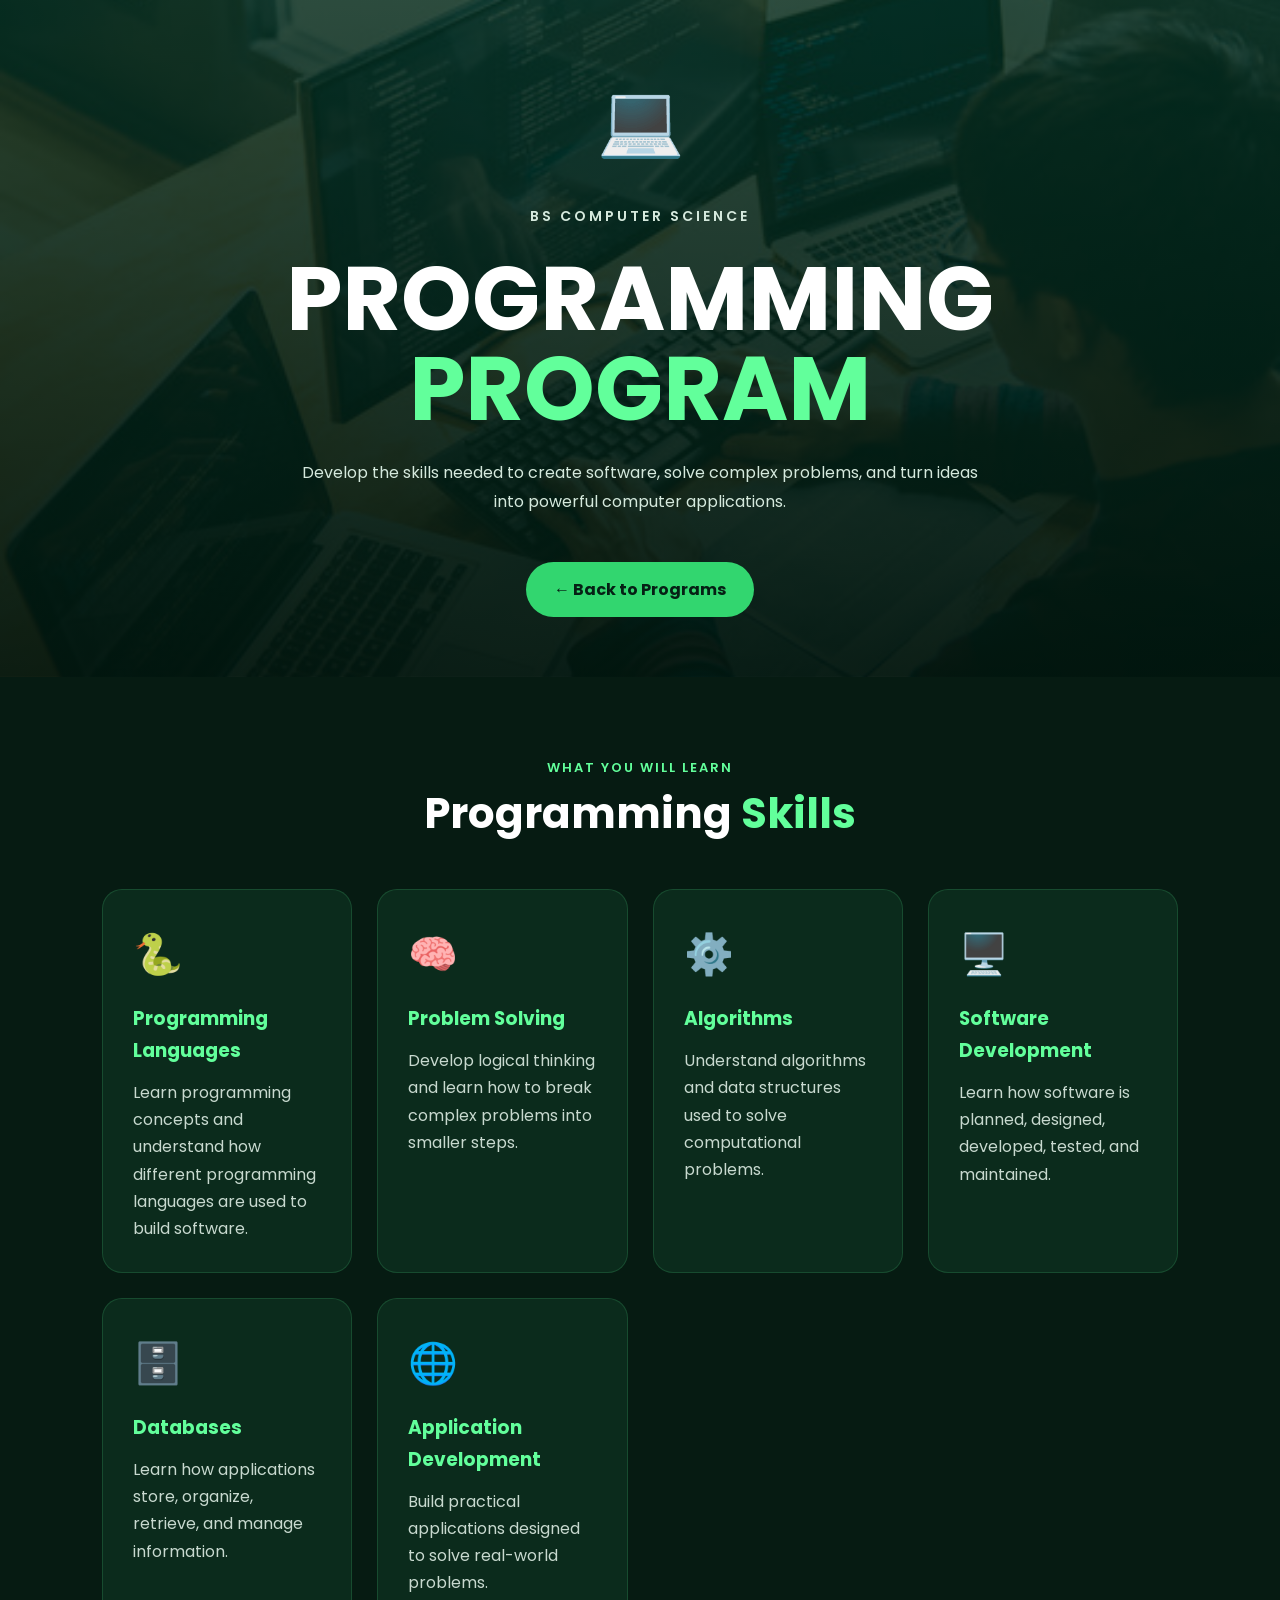
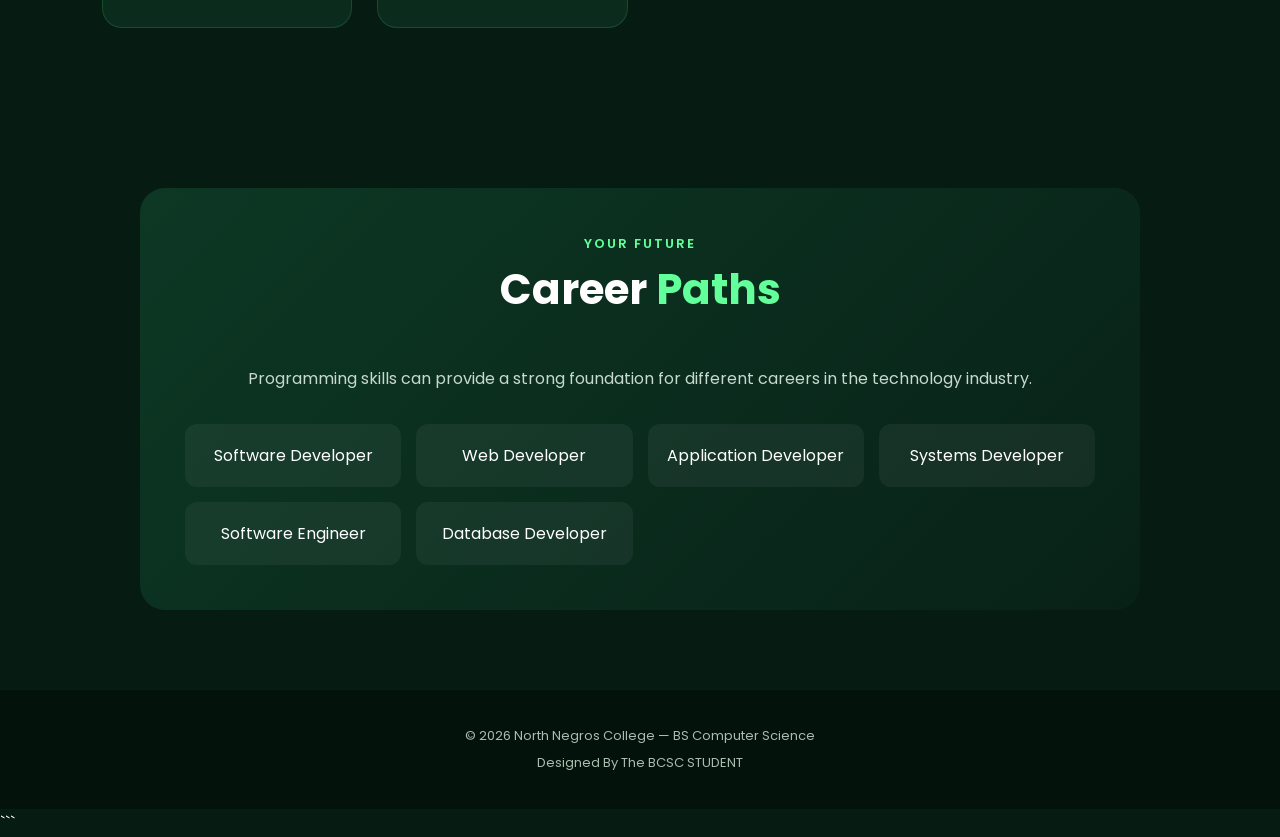
<file: Website_NorthNegrosCollege/indexnewmain.html>
<!DOCTYPE html>
<html lang="en">

<head>
    <meta charset="UTF-8">
    <meta name="viewport" content="width=device-width, initial-scale=1.0">

    <title>Programming | BS Computer Science</title>

    <link rel="icon" href="images/nnclogo.png">

    <!-- Main CSS -->
    <link rel="stylesheet" href="style.css">

    <!-- Programming Page CSS -->
    <link rel="stylesheet" href="newprogrampage.css">

    <!-- Google Font -->
    <link rel="preconnect" href="https://fonts.googleapis.com">
    <link rel="preconnect" href="https://fonts.gstatic.com" crossorigin>

    <link
        href="https://fonts.googleapis.com/css2?family=Poppins:wght@300;400;500;600;700;800&display=swap"
        rel="stylesheet">
</head>

<body>

    <!-- ================= PROGRAM HERO ================= -->

    <section class="program-hero">

        <div class="program-content">

            <div class="program-icon">
                💻
            </div>

            <p class="small-title">
                BS COMPUTER SCIENCE
            </p>

            <h1>
                PROGRAMMING
                <span>PROGRAM</span>
            </h1>

            <p>
                Develop the skills needed to create software,
                solve complex problems, and turn ideas into
                powerful computer applications.
            </p>

            <a href="index.html#program" class="back-btn">
                ← Back to Programs
            </a>

        </div>

    </section>


    <!-- ================= SKILLS ================= -->

    <section class="content-section">

        <div class="section-title">

            <p>WHAT YOU WILL LEARN</p>

            <h2>
                Programming <span>Skills</span>
            </h2>

        </div>


        <div class="topics">

            <!-- Card 1 -->
            <div class="topic-card">

                <div class="topic-icon">
                    🐍
                </div>

                <h3>
                    Programming Languages
                </h3>

                <p>
                    Learn programming concepts and understand
                    how different programming languages are
                    used to build software.
                </p>

            </div>


            <!-- Card 2 -->
            <div class="topic-card">

                <div class="topic-icon">
                    🧠
                </div>

                <h3>
                    Problem Solving
                </h3>

                <p>
                    Develop logical thinking and learn how to
                    break complex problems into smaller steps.
                </p>

            </div>


            <!-- Card 3 -->
            <div class="topic-card">

                <div class="topic-icon">
                    ⚙️
                </div>

                <h3>
                    Algorithms
                </h3>

                <p>
                    Understand algorithms and data structures
                    used to solve computational problems.
                </p>

            </div>


            <!-- Card 4 -->
            <div class="topic-card">

                <div class="topic-icon">
                    🖥️
                </div>

                <h3>
                    Software Development
                </h3>

                <p>
                    Learn how software is planned, designed,
                    developed, tested, and maintained.
                </p>

            </div>


            <!-- Card 5 -->
            <div class="topic-card">

                <div class="topic-icon">
                    🗄️
                </div>

                <h3>
                    Databases
                </h3>

                <p>
                    Learn how applications store, organize,
                    retrieve, and manage information.
                </p>

            </div>


            <!-- Card 6 -->
            <div class="topic-card">

                <div class="topic-icon">
                    🌐
                </div>

                <h3>
                    Application Development
                </h3>

                <p>
                    Build practical applications designed
                    to solve real-world problems.
                </p>

            </div>

        </div>

    </section>


    <!-- ================= CAREERS ================= -->

    <section class="content-section">

        <div class="career-box">

            <div class="section-title">

                <p>YOUR FUTURE</p>

                <h2>
                    Career <span>Paths</span>
                </h2>

            </div>

            <p>
                Programming skills can provide a strong
                foundation for different careers in the
                technology industry.
            </p>


            <div class="career-list">

                <div class="career">
                    Software Developer
                </div>

                <div class="career">
                    Web Developer
                </div>

                <div class="career">
                    Application Developer
                </div>

                <div class="career">
                    Systems Developer
                </div>

                <div class="career">
                    Software Engineer
                </div>

                <div class="career">
                    Database Developer
                </div>

            </div>

        </div>

    </section>


    <!-- ================= FOOTER ================= -->

    <footer>

        <p>
            © 2026 North Negros College — BS Computer Science
        </p>

        <p>
            Designed By The BCSC STUDENT
        </p>

    </footer>


</body>
</html>
```
</file>
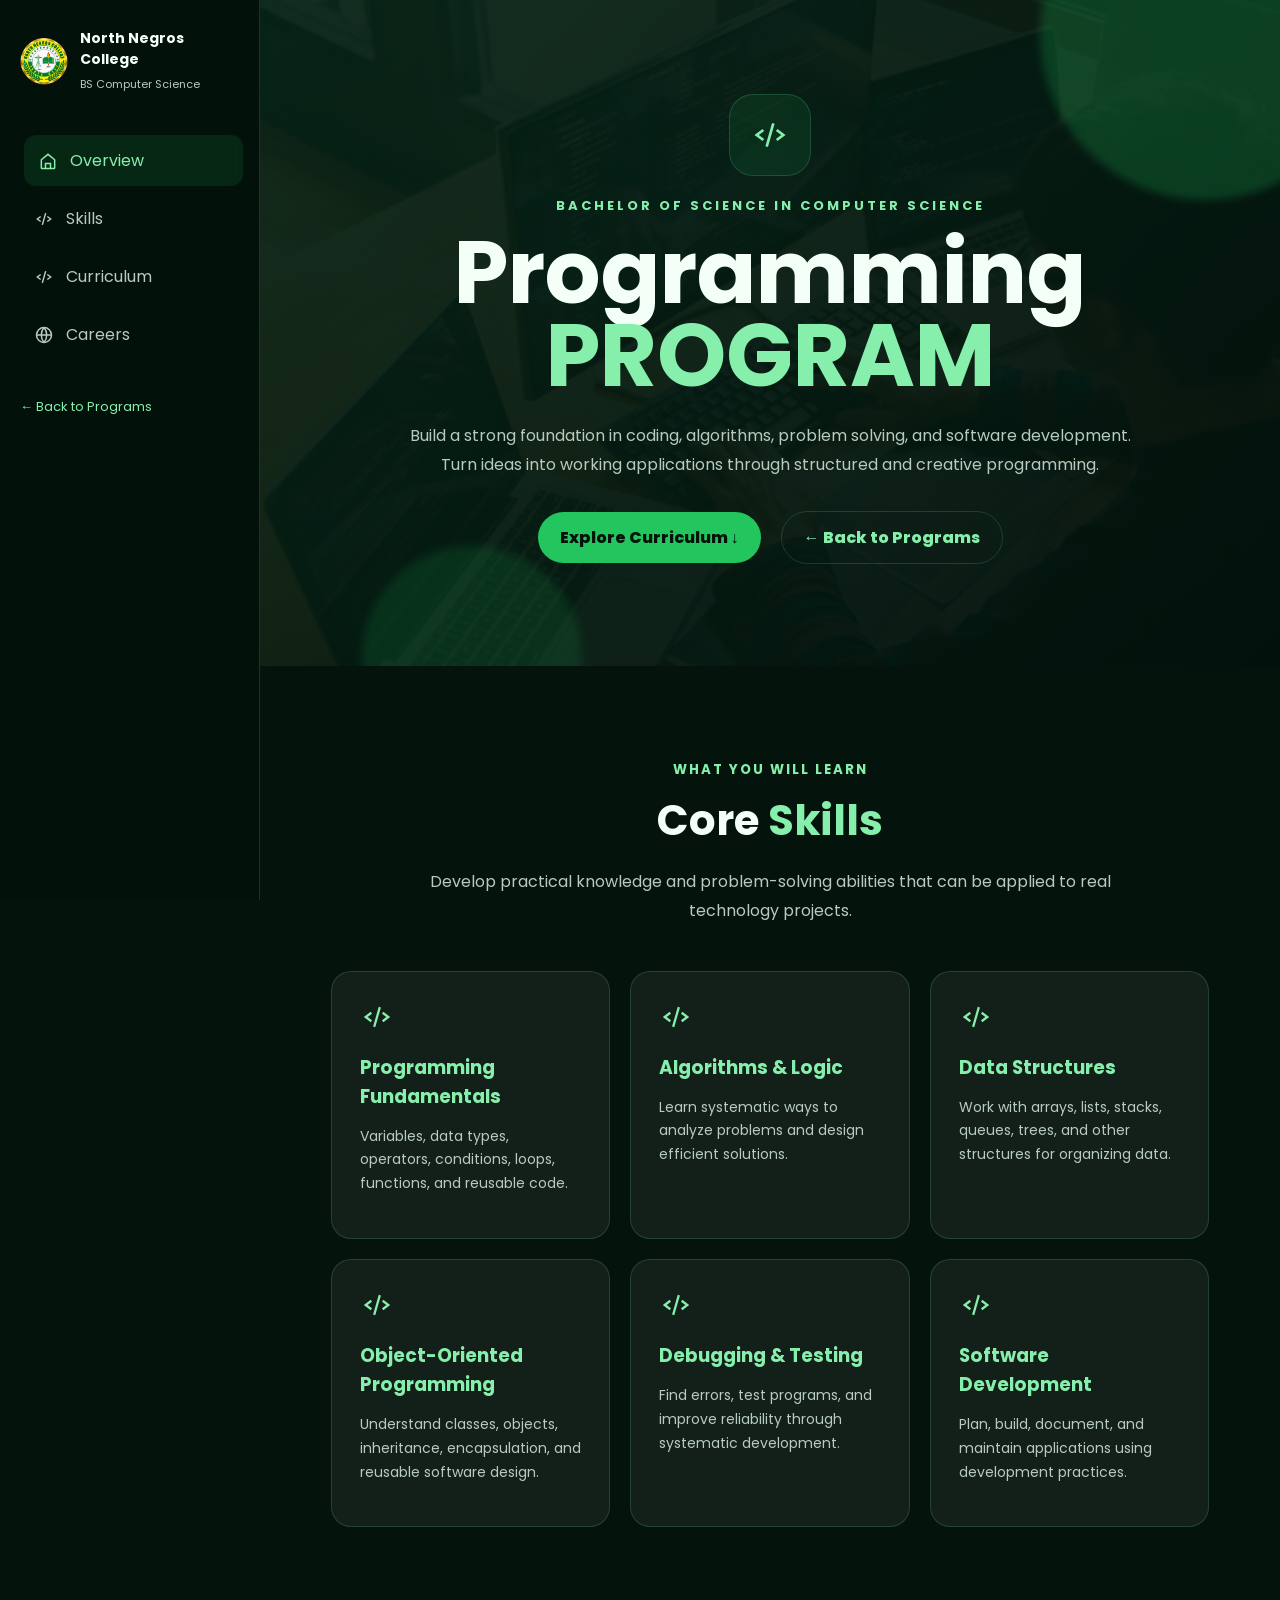
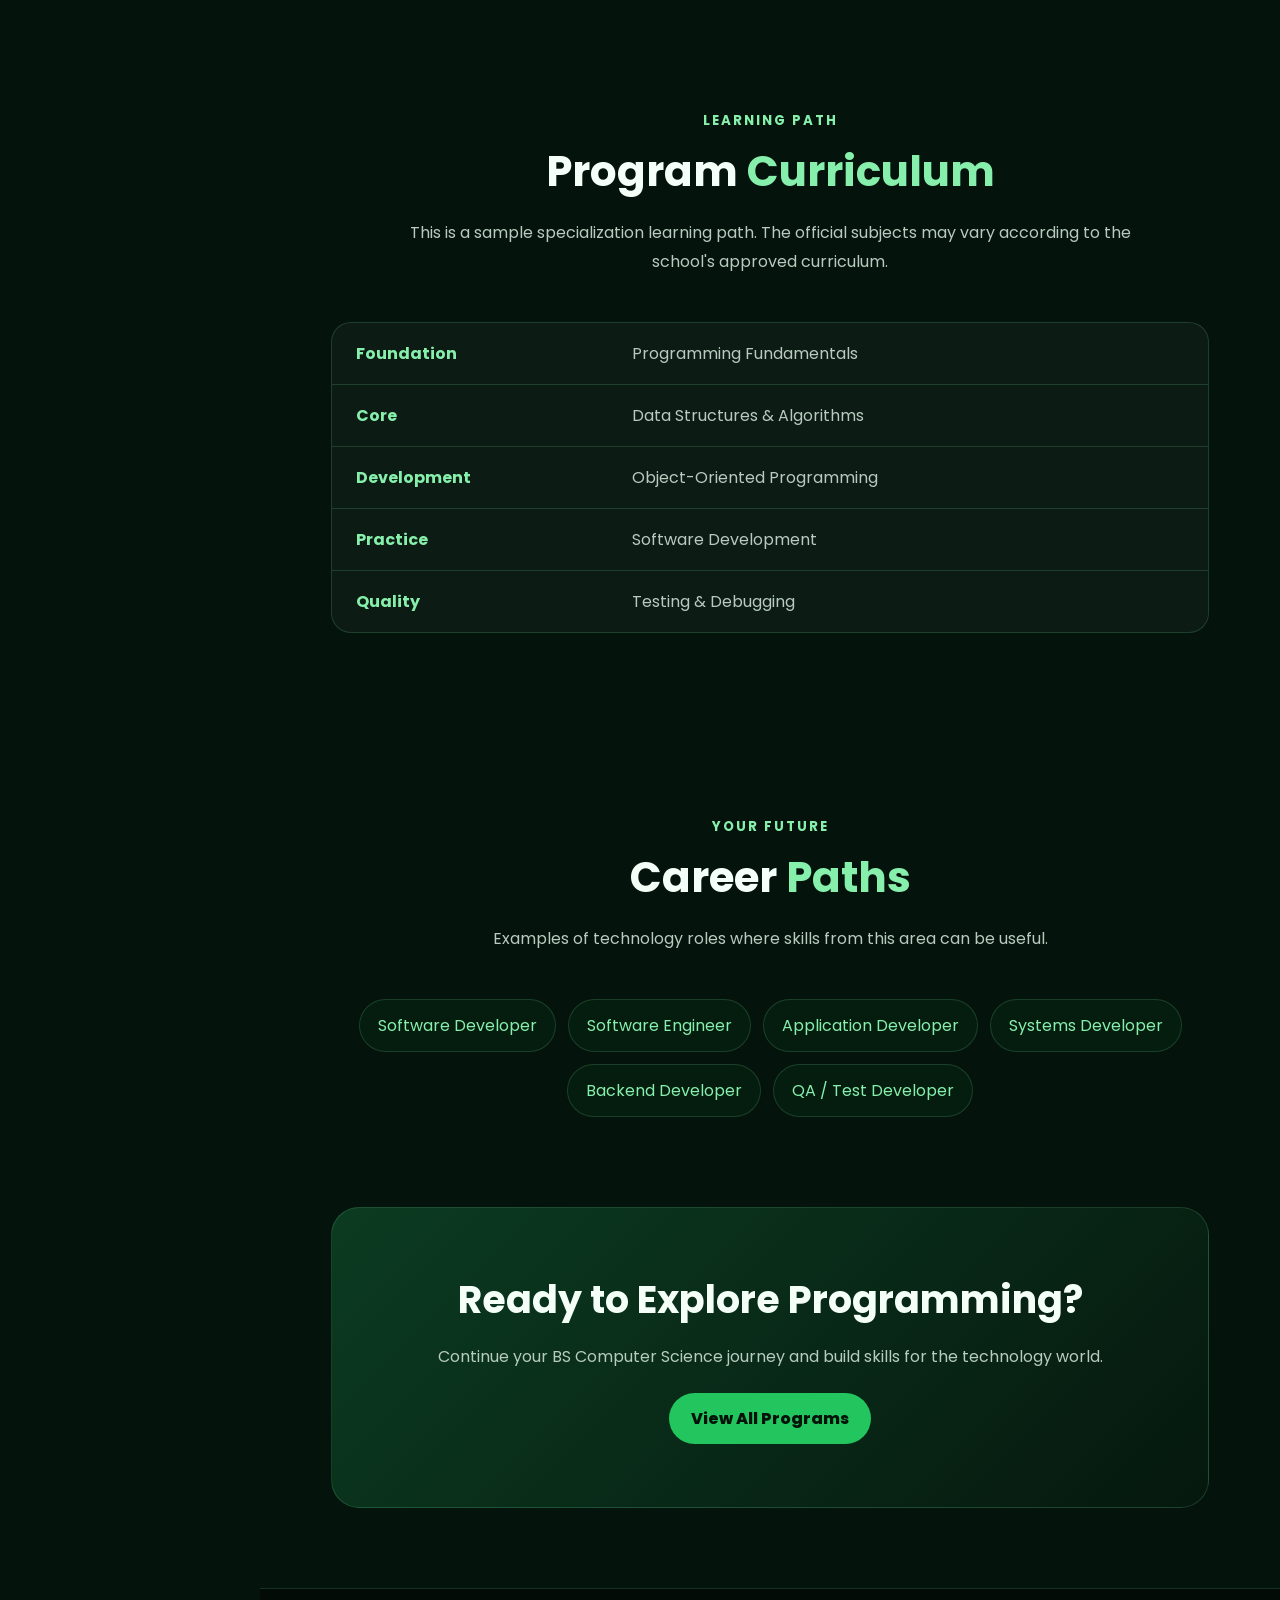
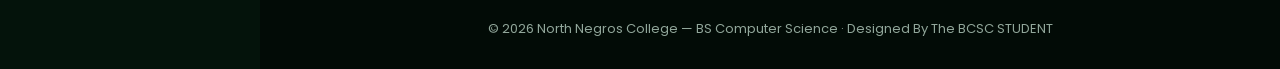
<file: Website_NorthNegrosCollege/programming.html>
<!DOCTYPE html>
<html lang="en">
<head>
<meta charset="UTF-8">
<meta name="viewport" content="width=device-width, initial-scale=1.0">
<title>Programming | BS Computer Science</title>
<link rel="icon" href="images/nnclogo.png">
<link rel="stylesheet" href="program.css">
<link rel="preconnect" href="https://fonts.googleapis.com">
<link rel="preconnect" href="https://fonts.gstatic.com" crossorigin>
<link href="https://fonts.googleapis.com/css2?family=Poppins:wght@300;400;500;600;700;800&display=swap" rel="stylesheet">
</head>
<body>
<aside class="sidebar">
<a class="brand" href="index.html#program"><img src="images/nnclogo.png" alt="North Negros College Logo"><div><strong>North Negros College</strong><span>BS Computer Science</span></div></a>
<nav class="side-nav">
<a href="#overview" class="active"><svg viewBox="0 0 24 24"><path d="M4 10.5 12 4l8 6.5V20a1 1 0 0 1-1 1H5a1 1 0 0 1-1-1Z"/><path d="M9 21v-6h6v6"/></svg> Overview</a>
<a href="#skills"><svg viewBox="0 0 24 24"><path d="m8 9-4 3 4 3M16 9l4 3-4 3M14 5l-4 14"/></svg> Skills</a>
<a href="#curriculum"><svg viewBox="0 0 24 24"><path d="m8 9-4 3 4 3M16 9l4 3-4 3M14 5l-4 14"/></svg> Curriculum</a>
<a href="#careers"><svg viewBox="0 0 24 24"><circle cx="12" cy="12" r="9"/><path d="M3 12h18M12 3a14 14 0 0 1 0 18M12 3a14 14 0 0 0 0 18"/></svg> Careers</a>
</nav>
<a class="back" href="index.html#program">← Back to Programs</a>
</aside>
<main>
<section class="hero" id="overview" style="--hero:url('images/program.jpg')">
<div class="hero-inner">
<div class="icon-wrap"><svg viewBox="0 0 24 24"><path d="m8 9-4 3 4 3M16 9l4 3-4 3M14 5l-4 14"/></svg></div>
<div class="eyebrow">BACHELOR OF SCIENCE IN COMPUTER SCIENCE</div>
<h1>Programming<span>PROGRAM</span></h1>
<p>Build a strong foundation in coding, algorithms, problem solving, and software development. Turn ideas into working applications through structured and creative programming.</p>
<a class="btn" href="#curriculum">Explore Curriculum ↓</a>
<a class="btn secondary" href="index.html#program">← Back to Programs</a>
</div>
</section>
<section class="content" id="skills">
<div class="title"><small>WHAT YOU WILL LEARN</small><h2>Core <span>Skills</span></h2><p>Develop practical knowledge and problem-solving abilities that can be applied to real technology projects.</p></div>
<div class="grid"><article class="card"><svg viewBox="0 0 24 24"><path d="m8 9-4 3 4 3M16 9l4 3-4 3M14 5l-4 14"/></svg><h3>Programming Fundamentals</h3><p>Variables, data types, operators, conditions, loops, functions, and reusable code.</p></article><article class="card"><svg viewBox="0 0 24 24"><path d="m8 9-4 3 4 3M16 9l4 3-4 3M14 5l-4 14"/></svg><h3>Algorithms & Logic</h3><p>Learn systematic ways to analyze problems and design efficient solutions.</p></article><article class="card"><svg viewBox="0 0 24 24"><path d="m8 9-4 3 4 3M16 9l4 3-4 3M14 5l-4 14"/></svg><h3>Data Structures</h3><p>Work with arrays, lists, stacks, queues, trees, and other structures for organizing data.</p></article><article class="card"><svg viewBox="0 0 24 24"><path d="m8 9-4 3 4 3M16 9l4 3-4 3M14 5l-4 14"/></svg><h3>Object-Oriented Programming</h3><p>Understand classes, objects, inheritance, encapsulation, and reusable software design.</p></article><article class="card"><svg viewBox="0 0 24 24"><path d="m8 9-4 3 4 3M16 9l4 3-4 3M14 5l-4 14"/></svg><h3>Debugging & Testing</h3><p>Find errors, test programs, and improve reliability through systematic development.</p></article><article class="card"><svg viewBox="0 0 24 24"><path d="m8 9-4 3 4 3M16 9l4 3-4 3M14 5l-4 14"/></svg><h3>Software Development</h3><p>Plan, build, document, and maintain applications using development practices.</p></article></div>
</section>
<section class="content" id="curriculum">
<div class="title"><small>LEARNING PATH</small><h2>Program <span>Curriculum</span></h2><p>This is a sample specialization learning path. The official subjects may vary according to the school's approved curriculum.</p></div>
<div class="curriculum"><div class="row"><strong>Foundation</strong><span>Programming Fundamentals</span></div><div class="row"><strong>Core</strong><span>Data Structures & Algorithms</span></div><div class="row"><strong>Development</strong><span>Object-Oriented Programming</span></div><div class="row"><strong>Practice</strong><span>Software Development</span></div><div class="row"><strong>Quality</strong><span>Testing & Debugging</span></div></div>
</section>
<section class="content" id="careers">
<div class="title"><small>YOUR FUTURE</small><h2>Career <span>Paths</span></h2><p>Examples of technology roles where skills from this area can be useful.</p></div>
<div class="careers"><div class="career">Software Developer</div><div class="career">Software Engineer</div><div class="career">Application Developer</div><div class="career">Systems Developer</div><div class="career">Backend Developer</div><div class="career">QA / Test Developer</div></div>
</section>
<div class="cta"><h2>Ready to Explore Programming?</h2><p>Continue your BS Computer Science journey and build skills for the technology world.</p><a class="btn" href="index.html#program">View All Programs</a></div>
</main>
<footer>© 2026 North Negros College — BS Computer Science · Designed By The BCSC STUDENT</footer>
</body>
</html>
</file>
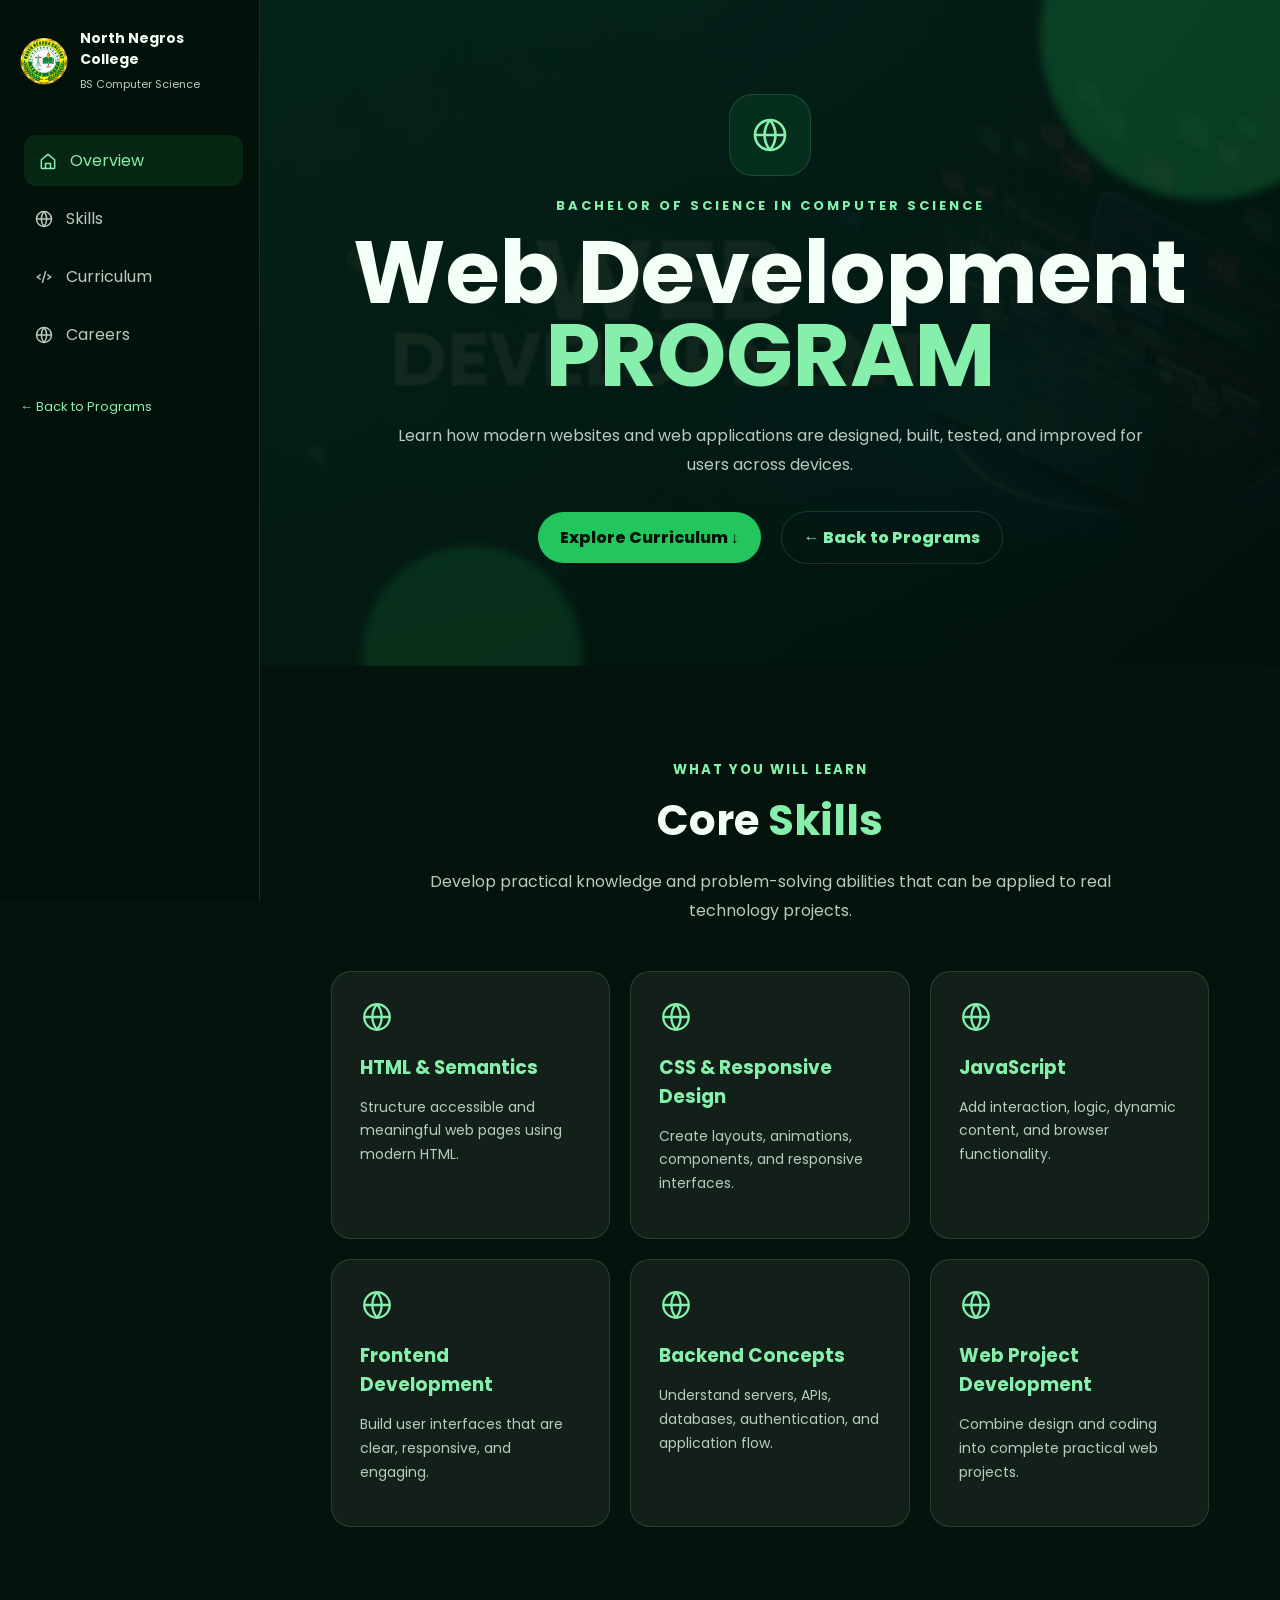
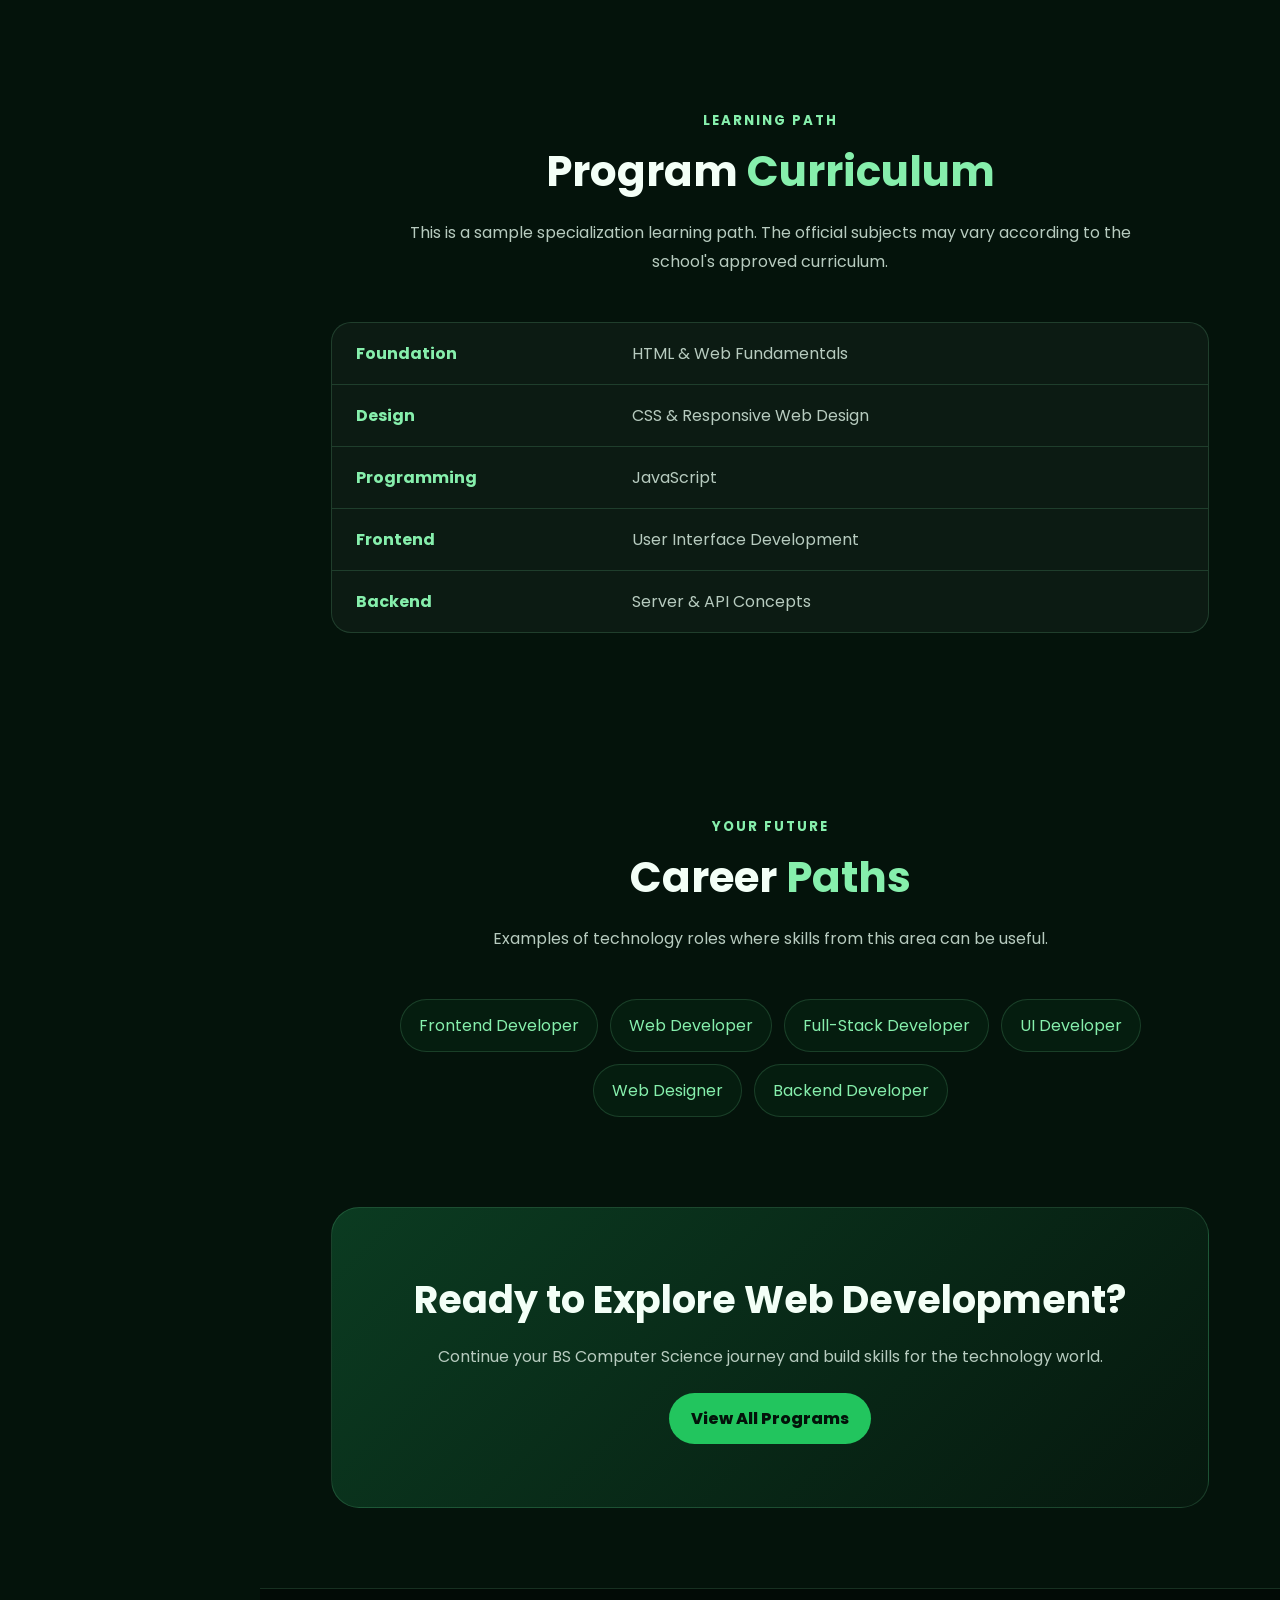
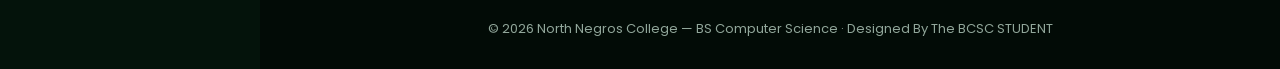
<file: Website_NorthNegrosCollege/web-development.html>
<!DOCTYPE html>
<html lang="en">
<head>
<meta charset="UTF-8">
<meta name="viewport" content="width=device-width, initial-scale=1.0">
<title>Web Development | BS Computer Science</title>
<link rel="icon" href="images/nnclogo.png">
<link rel="stylesheet" href="program.css">
<link rel="preconnect" href="https://fonts.googleapis.com">
<link rel="preconnect" href="https://fonts.gstatic.com" crossorigin>
<link href="https://fonts.googleapis.com/css2?family=Poppins:wght@300;400;500;600;700;800&display=swap" rel="stylesheet">
</head>
<body>
<aside class="sidebar">
<a class="brand" href="index.html#program"><img src="images/nnclogo.png" alt="North Negros College Logo"><div><strong>North Negros College</strong><span>BS Computer Science</span></div></a>
<nav class="side-nav">
<a href="#overview" class="active"><svg viewBox="0 0 24 24"><path d="M4 10.5 12 4l8 6.5V20a1 1 0 0 1-1 1H5a1 1 0 0 1-1-1Z"/><path d="M9 21v-6h6v6"/></svg> Overview</a>
<a href="#skills"><svg viewBox="0 0 24 24"><circle cx="12" cy="12" r="9"/><path d="M3 12h18M12 3a14 14 0 0 1 0 18M12 3a14 14 0 0 0 0 18"/></svg> Skills</a>
<a href="#curriculum"><svg viewBox="0 0 24 24"><path d="m8 9-4 3 4 3M16 9l4 3-4 3M14 5l-4 14"/></svg> Curriculum</a>
<a href="#careers"><svg viewBox="0 0 24 24"><circle cx="12" cy="12" r="9"/><path d="M3 12h18M12 3a14 14 0 0 1 0 18M12 3a14 14 0 0 0 0 18"/></svg> Careers</a>
</nav>
<a class="back" href="index.html#program">← Back to Programs</a>
</aside>
<main>
<section class="hero" id="overview" style="--hero:url('images/web.jpg')">
<div class="hero-inner">
<div class="icon-wrap"><svg viewBox="0 0 24 24"><circle cx="12" cy="12" r="9"/><path d="M3 12h18M12 3a14 14 0 0 1 0 18M12 3a14 14 0 0 0 0 18"/></svg></div>
<div class="eyebrow">BACHELOR OF SCIENCE IN COMPUTER SCIENCE</div>
<h1>Web Development<span>PROGRAM</span></h1>
<p>Learn how modern websites and web applications are designed, built, tested, and improved for users across devices.</p>
<a class="btn" href="#curriculum">Explore Curriculum ↓</a>
<a class="btn secondary" href="index.html#program">← Back to Programs</a>
</div>
</section>
<section class="content" id="skills">
<div class="title"><small>WHAT YOU WILL LEARN</small><h2>Core <span>Skills</span></h2><p>Develop practical knowledge and problem-solving abilities that can be applied to real technology projects.</p></div>
<div class="grid"><article class="card"><svg viewBox="0 0 24 24"><circle cx="12" cy="12" r="9"/><path d="M3 12h18M12 3a14 14 0 0 1 0 18M12 3a14 14 0 0 0 0 18"/></svg><h3>HTML & Semantics</h3><p>Structure accessible and meaningful web pages using modern HTML.</p></article><article class="card"><svg viewBox="0 0 24 24"><circle cx="12" cy="12" r="9"/><path d="M3 12h18M12 3a14 14 0 0 1 0 18M12 3a14 14 0 0 0 0 18"/></svg><h3>CSS & Responsive Design</h3><p>Create layouts, animations, components, and responsive interfaces.</p></article><article class="card"><svg viewBox="0 0 24 24"><circle cx="12" cy="12" r="9"/><path d="M3 12h18M12 3a14 14 0 0 1 0 18M12 3a14 14 0 0 0 0 18"/></svg><h3>JavaScript</h3><p>Add interaction, logic, dynamic content, and browser functionality.</p></article><article class="card"><svg viewBox="0 0 24 24"><circle cx="12" cy="12" r="9"/><path d="M3 12h18M12 3a14 14 0 0 1 0 18M12 3a14 14 0 0 0 0 18"/></svg><h3>Frontend Development</h3><p>Build user interfaces that are clear, responsive, and engaging.</p></article><article class="card"><svg viewBox="0 0 24 24"><circle cx="12" cy="12" r="9"/><path d="M3 12h18M12 3a14 14 0 0 1 0 18M12 3a14 14 0 0 0 0 18"/></svg><h3>Backend Concepts</h3><p>Understand servers, APIs, databases, authentication, and application flow.</p></article><article class="card"><svg viewBox="0 0 24 24"><circle cx="12" cy="12" r="9"/><path d="M3 12h18M12 3a14 14 0 0 1 0 18M12 3a14 14 0 0 0 0 18"/></svg><h3>Web Project Development</h3><p>Combine design and coding into complete practical web projects.</p></article></div>
</section>
<section class="content" id="curriculum">
<div class="title"><small>LEARNING PATH</small><h2>Program <span>Curriculum</span></h2><p>This is a sample specialization learning path. The official subjects may vary according to the school's approved curriculum.</p></div>
<div class="curriculum"><div class="row"><strong>Foundation</strong><span>HTML & Web Fundamentals</span></div><div class="row"><strong>Design</strong><span>CSS & Responsive Web Design</span></div><div class="row"><strong>Programming</strong><span>JavaScript</span></div><div class="row"><strong>Frontend</strong><span>User Interface Development</span></div><div class="row"><strong>Backend</strong><span>Server & API Concepts</span></div></div>
</section>
<section class="content" id="careers">
<div class="title"><small>YOUR FUTURE</small><h2>Career <span>Paths</span></h2><p>Examples of technology roles where skills from this area can be useful.</p></div>
<div class="careers"><div class="career">Frontend Developer</div><div class="career">Web Developer</div><div class="career">Full-Stack Developer</div><div class="career">UI Developer</div><div class="career">Web Designer</div><div class="career">Backend Developer</div></div>
</section>
<div class="cta"><h2>Ready to Explore Web Development?</h2><p>Continue your BS Computer Science journey and build skills for the technology world.</p><a class="btn" href="index.html#program">View All Programs</a></div>
</main>
<footer>© 2026 North Negros College — BS Computer Science · Designed By The BCSC STUDENT</footer>
</body>
</html>
</file>
<file: Website_NorthNegrosCollege/style.css>
/* =====================================================
   NORTH NEGROS COLLEGE
   BS COMPUTER SCIENCE WEBSITE
   MAIN CSS
===================================================== */


/* ================= GENERAL RESET ================= */

* {
    margin: 0;
    padding: 0;
    box-sizing: border-box;
    scroll-behavior: smooth;
}


html {
    scroll-behavior: smooth;
}


body {
    font-family: 'Poppins', sans-serif;
    background: #061b14;
    color: white;
    line-height: 1.7;
}


/* ================= COLORS ================= */

:root {

    --dark-green: #061b14;
    --green: #0b6b45;
    --light-green: #19d47b;
    --bright-green: #35ff9b;

    --white: #ffffff;
    --gray: #b9c8c1;

    --card: rgba(255,255,255,0.06);

}


/* ================= NAVIGATION ================= */

.navbar {

    position: fixed;

    top: 0;
    left: 0;

    width: 100%;

    padding: 18px 7%;

    display: flex;

    justify-content: space-between;

    align-items: center;

    background: rgba(3, 22, 16, 0.92);

    backdrop-filter: blur(15px);

    border-bottom: 1px solid rgba(53,255,155,0.15);

    z-index: 1000;

}


/* LOGO */

.logo-area {

    display: flex;

    align-items: center;

    gap: 12px;

}


.logo-area img {

    width: 55px;
    height: 55px;

    object-fit: contain;

    border-radius: 50%;

}


.logo-area h2 {

    font-size: 18px;

    color: var(--white);

}


.logo-area span {

    font-size: 11px;

    color: var(--light-green);

}


/* NAV LINKS */

nav {

    display: flex;

    gap: 28px;

}


nav a {

    color: white;

    text-decoration: none;

    font-size: 14px;

    font-weight: 500;

    position: relative;

    transition: 0.3s;

}


nav a:hover {

    color: var(--bright-green);

}


nav a::after {

    content: "";

    position: absolute;

    left: 0;

    bottom: -6px;

    width: 0;

    height: 2px;

    background: var(--light-green);

    transition: 0.3s;

}


nav a:hover::after {

    width: 100%;

}


/* ================= HERO ================= */

.hero {

    min-height: 100vh;

    display: flex;

    align-items: center;

    padding: 120px 8% 80px;

    position: relative;

    overflow: hidden;


    background:

        linear-gradient(
            90deg,
            rgba(3,25,18,0.95),
            rgba(3,25,18,0.65)
        ),

        url("images/campus1.jpg");

    background-size: cover;

    background-position: center;

}


/* glowing background */

.hero::before {

    content: "";

    position: absolute;

    width: 500px;

    height: 500px;

    background: var(--light-green);

    filter: blur(180px);

    opacity: 0.12;

    right: -150px;

    top: 100px;

}


.hero-content {

    max-width: 750px;

    position: relative;

    z-index: 2;

}


.small-title {

    color: var(--light-green);

    font-weight: 600;

    letter-spacing: 4px;

    font-size: 14px;

    margin-bottom: 10px;

}


.hero h1 {

    font-size: clamp(60px, 9vw, 120px);

    line-height: 0.95;

    font-weight: 800;

    letter-spacing: -5px;

}


.hero h1 span {

    display: block;

    color: transparent;

    -webkit-text-stroke: 2px var(--light-green);

}


.hero-content > p:not(.small-title) {

    margin-top: 30px;

    max-width: 650px;

    color: var(--gray);

    font-size: 17px;

}


/* ================= BUTTONS ================= */

.hero-buttons {

    display: flex;

    gap: 15px;

    margin-top: 35px;

}


.btn {

    display: inline-block;

    padding: 13px 28px;

    border-radius: 50px;

    text-decoration: none;

    font-weight: 600;

    transition: 0.3s;

}


.primary {

    background: var(--light-green);

    color: #032015;

    box-shadow: 0 0 25px rgba(25,212,123,0.25);

}


.primary:hover {

    transform: translateY(-4px);

    box-shadow: 0 0 40px rgba(25,212,123,0.5);

}


.secondary {

    border: 1px solid var(--light-green);

    color: white;

}


.secondary:hover {

    background: var(--light-green);

    color: #032015;

}


/* ================= SECTION ================= */

.section {

    padding: 110px 8%;

}


.section-title {

    text-align: center;

    margin-bottom: 60px;

}


.section-title p {

    color: var(--light-green);

    letter-spacing: 3px;

    font-size: 13px;

    font-weight: 600;

}


.section-title h2 {

    font-size: clamp(35px, 5vw, 60px);

    line-height: 1.2;

}


.section-title span {

    color: var(--light-green);

}


/* ================= ABOUT ================= */

.about-container {

    max-width: 1200px;

    margin: auto;

    display: grid;

    grid-template-columns: 1fr 1fr;

    gap: 70px;

    align-items: center;

}


.about-image {

    position: relative;

}


.about-image img {

    width: 100%;

    height: 450px;

    object-fit: cover;

    border-radius: 25px;

    border: 1px solid rgba(53,255,155,0.25);

    box-shadow: 0 20px 60px rgba(0,0,0,0.5);

}


.about-image::after {

    content: "";

    position: absolute;

    width: 100%;

    height: 100%;

    border: 2px solid var(--light-green);

    border-radius: 25px;

    top: 20px;

    left: 20px;

    z-index: -1;

    opacity: 0.3;

}


.about-text h3 {

    font-size: 32px;

    margin-bottom: 20px;

}


.about-text p {

    color: var(--gray);

    margin-bottom: 20px;

}


.text-link {

    color: var(--light-green);

    text-decoration: none;

    font-weight: 600;

}


/* ================= PROGRAM ================= */

.program-section {

    padding: 110px 8%;

    background:

        linear-gradient(
            rgba(4,31,22,0.95),
            rgba(4,31,22,0.95)
        ),

        url("images/computer-lab.jpg");

    background-size: cover;

    background-attachment: fixed;

}


.cards {

    max-width: 1200px;

    margin: auto;

    display: grid;

    grid-template-columns:
        repeat(4, 1fr);

    gap: 20px;

}


.card {

    padding: 35px 25px;

    background: var(--card);

    border: 1px solid rgba(255,255,255,0.08);

    border-radius: 20px;

    backdrop-filter: blur(10px);

    transition: 0.4s;

}


.card:hover {

    transform: translateY(-12px);

    border-color: var(--light-green);

    box-shadow:
        0 20px 50px rgba(0,0,0,0.4),
        0 0 25px rgba(25,212,123,0.12);

}


.card-icon {

    font-size: 45px;

    margin-bottom: 20px;

}


.card h3 {

    margin-bottom: 12px;

    font-size: 21px;

}


.card p {

    color: var(--gray);

    font-size: 14px;

}


/* ================= GALLERY ================= */

.gallery {

    max-width: 1200px;

    margin: auto;

    display: grid;

    grid-template-columns: 1fr 1fr;

    gap: 25px;

}


.gallery-item {

    position: relative;

    overflow: hidden;

    border-radius: 25px;

    height: 400px;

}


.gallery-item img {

    width: 100%;

    height: 100%;

    object-fit: cover;

    transition: 0.6s;

}


.gallery-item:hover img {

    transform: scale(1.1);

}


.gallery-caption {

    position: absolute;

    bottom: 0;

    left: 0;

    width: 100%;

    padding: 30px;

    background:
        linear-gradient(
            transparent,
            rgba(0,0,0,0.9)
        );

}


.gallery-caption h3 {

    font-size: 24px;

}


.gallery-caption p {

    color: #d4ded9;

}




/* ================= VIDEO ================= */

.video-section {

    padding: 110px 8%;

    background: #04150f;

}


.video-container {

    max-width: 1000px;

    margin: auto;

    position: relative;

    padding-bottom: 56.25%;

    height: 0;

    overflow: hidden;

    border-radius: 25px;

    border: 1px solid rgba(53,255,155,0.3);

    box-shadow: 0 0 60px rgba(25,212,123,0.12);

}


.video-container iframe {

    position: absolute;

    width: 100%;

    height: 100%;

    left: 0;

    top: 0;

    border: none;

}


/* ================= CTA ================= */

.cta {

    padding: 120px 8%;

    text-align: center;

    background:

        radial-gradient(
            circle at center,
            rgba(25,212,123,0.15),
            transparent 50%
        ),

        #061b14;

}


.cta p {

    max-width: 650px;

    margin: 20px auto 30px;

    color: var(--gray);

}


.cta h2 {

    font-size: clamp(40px, 6vw, 70px);

}


.cta h2 span {

    color: var(--light-green);

}


/* ================= CONTACT ================= */

.contact {

    background: #04150f;

}


.contact-container {

    max-width: 900px;

    margin: auto;

    display: grid;

    grid-template-columns: 1fr 1fr;

    gap: 50px;

}


.contact-info,
.social-links {

    background: var(--card);

    padding: 35px;

    border-radius: 20px;

    border: 1px solid rgba(255,255,255,0.08);

}


.contact-info h3,
.social-links h3 {

    color: var(--light-green);

    margin-bottom: 20px;

}


.contact-info p {

    color: var(--gray);

    margin: 12px 0;

}


.social-links {

    display: flex;

    flex-direction: column;

    gap: 12px;

}


.social-links a {

    color: white;

    text-decoration: none;

    padding: 10px 0;

    border-bottom: 1px solid rgba(255,255,255,0.08);

    transition: 0.3s;

}


.social-links a:hover {

    color: var(--light-green);

    padding-left: 10px;

}


/* ================= FOOTER ================= */

footer {

    padding: 30px 8%;

    text-align: center;

    background: #020c08;

    color: #82948c;

    font-size: 13px;

}


footer p {

    margin: 5px;

}


/* ================= ANIMATION ================= */

@keyframes floating {

    0% {
        transform: translateY(0);
    }

    50% {
        transform: translateY(-10px);
    }

    100% {
        transform: translateY(0);
    }
}


.hero-content {

    animation: floating 5s ease-in-out infinite;

}


/* ================= TABLET ================= */

@media (max-width: 1000px) {

    .navbar {

        padding: 15px 4%;

    }


    nav {

        gap: 15px;

    }


    .cards {

        grid-template-columns:
            repeat(2, 1fr);

    }


    .about-container {

        grid-template-columns: 1fr;

    }

}


/* ================= MOBILE ================= */

@media (max-width: 700px) {

    .navbar {

        flex-direction: column;

        gap: 12px;

        padding: 12px;

    }


    nav {

        gap: 12px;

        flex-wrap: wrap;

        justify-content: center;

    }


    nav a {

        font-size: 11px;

    }


    .hero {

        text-align: center;

        padding: 160px 6% 80px;

    }


    .hero h1 {

        font-size: 60px;

        letter-spacing: -3px;

    }


    .hero-buttons {

        justify-content: center;

        flex-wrap: wrap;

    }


    .cards {

        grid-template-columns: 1fr;

    }


    .gallery {

        grid-template-columns: 1fr;

    }


    .gallery-item {

        height: 300px;

    }


    .contact-container {

        grid-template-columns: 1fr;

    }


    .about-image img {

        height: 300px;

    }

}

/* =====================================================
   MOBILE DEVICE RESPONSIVE DESIGN
===================================================== */


/* ================= MOBILE NAVIGATION ================= */

@media (max-width: 768px) {

    /* NAVBAR */

    .navbar {

        position: fixed;

        top: 0;
        left: 0;

        width: 100%;

        padding: 10px 15px;

        display: flex;

        flex-direction: column;

        gap: 10px;

    }


    /* LOGO */

    .logo-area {

        width: 100%;

        justify-content: center;

    }


    .logo-area img {

        width: 45px;
        height: 45px;

    }


    .logo-area h2 {

        font-size: 15px;

    }


    .logo-area span {

        font-size: 9px;

    }


    /* NAVIGATION LINKS */

    nav {

        width: 100%;

        display: flex;

        justify-content: center;

        align-items: center;

        flex-wrap: wrap;

        gap: 6px;

    }


    nav a {

        font-size: 10px;

        padding: 5px 7px;

    }


    /* HERO */

    .hero {

        min-height: 100vh;

        padding: 180px 20px 80px;

        text-align: center;

        background-position: center;

    }


    .hero-content {

        width: 100%;

    }


    .small-title {

        font-size: 11px;

        letter-spacing: 2px;

    }


    .hero h1 {

        font-size: clamp(48px, 15vw, 75px);

        line-height: 1;

        letter-spacing: -3px;

    }


    .hero h1 span {

        -webkit-text-stroke: 1px var(--light-green);

    }


    .hero-content > p:not(.small-title) {

        font-size: 14px;

        line-height: 1.7;

        margin-top: 25px;

    }


    /* BUTTONS */

    .hero-buttons {

        display: flex;

        flex-direction: column;

        align-items: center;

        gap: 12px;

        margin-top: 25px;

    }


    .btn {

        width: 85%;

        max-width: 300px;

        text-align: center;

        padding: 12px 20px;

    }


    /* SECTIONS */

    .section {

        padding: 75px 20px;

    }


    .program-section {

        padding: 75px 20px;

        background-attachment: scroll;

    }


    .video-section {

        padding: 75px 20px;

    }


    .section-title {

        margin-bottom: 40px;

    }


    .section-title p {

        font-size: 10px;

        letter-spacing: 2px;

    }


    .section-title h2 {

        font-size: 34px;

    }


    /* ABOUT */

    .about-container {

        display: flex;

        flex-direction: column;

        gap: 45px;

    }


    .about-image {

        width: 100%;

    }


    .about-image img {

        width: 100%;

        height: 280px;

        border-radius: 18px;

    }


    .about-image::after {

        top: 10px;

        left: 10px;

        border-radius: 18px;

    }


    .about-text h3 {

        font-size: 25px;

    }


    .about-text p {

        font-size: 14px;

    }


    /* PROGRAM CARDS */

    .cards {

        display: grid;

        grid-template-columns: 1fr;

        gap: 18px;

    }


    .card {

        padding: 28px 22px;

        border-radius: 18px;

    }


    .card-icon {

        font-size: 38px;

    }


    .card h3 {

        font-size: 20px;

    }


    .card p {

        font-size: 13px;

    }


    /* DISABLE 3D CARD EFFECT ON TOUCH DEVICES */

    .card:hover {

        transform: translateY(-5px);

    }


    /* GALLERY */

    .gallery {

        display: grid;

        grid-template-columns: 1fr;

        gap: 18px;

    }


    .gallery-item {

        width: 100%;

        height: 280px;

        border-radius: 18px;

    }


    .gallery-caption {

        padding: 20px;

    }


    .gallery-caption h3 {

        font-size: 20px;

    }


    .gallery-caption p {

        font-size: 12px;

    }


    /* VIDEO */

    .video-container {

        width: 100%;

        border-radius: 15px;

    }


    /* CTA */

    .cta {

        padding: 80px 20px;

    }


    .cta h2 {

        font-size: 38px;

        line-height: 1.2;

    }


    .cta p {

        font-size: 14px;

    }


    /* CONTACT */

    .contact-container {

        display: flex;

        flex-direction: column;

        gap: 20px;

    }


    .contact-info,
    .social-links {

        padding: 25px;

        border-radius: 18px;

    }


    .contact-info p {

        font-size: 13px;

    }


    /* MUSIC BUTTON */

    .music-button {

        right: 15px;

        bottom: 15px;

        padding: 10px 15px;

        font-size: 11px;

    }


    /* BACK TO TOP */

    .back-to-top {

        right: 15px;

        bottom: 65px;

        width: 40px;

        height: 40px;

        font-size: 20px;

    }


    /* PARTICLES */

    .particle {

        width: 3px;

        height: 3px;

    }


    /* FOOTER */

    footer {

        padding: 25px 15px;

        font-size: 11px;

    }

}


/* ================= SMALL PHONES ================= */

@media (max-width: 400px) {

    .logo-area h2 {

        font-size: 13px;

    }


    .logo-area span {

        font-size: 8px;

    }


    nav {

        gap: 3px;

    }


    nav a {

        font-size: 9px;

        padding: 4px 5px;

    }


    .hero {

        padding-top: 175px;

    }


    .hero h1 {

        font-size: 48px;

    }


    .section-title h2 {

        font-size: 30px;

    }


    .card {

        padding: 22px 18px;

    }


    .music-button {

        font-size: 10px;

        padding: 9px 12px;

    }

}


/* ================= LANDSCAPE PHONES ================= */

@media (max-width: 900px) and (orientation: landscape) {

    .hero {

        min-height: 700px;

    }


    .navbar {

        padding: 8px 15px;

    }


    .hero h1 {

        font-size: 55px;

    }

}

/* =====================================================
   CINEMATIC OPENING INTRO
===================================================== */

#intro {

    position: fixed;

    inset: 0;

    width: 100%;
    height: 100vh;

    background:

        linear-gradient(
            rgba(2, 18, 12, 0.94),
            rgba(2, 18, 12, 0.98)
        ),

        url("images/campus.jpg");

    background-size: cover;
    background-position: center;

    display: flex;

    justify-content: center;
    align-items: center;

    text-align: center;

    z-index: 99999;

    overflow: hidden;

}


/* GREEN GLOW */

#intro::before {

    content: "";

    position: absolute;

    width: 500px;
    height: 500px;

    background: var(--light-green);

    border-radius: 50%;

    filter: blur(180px);

    opacity: 0.12;

}


/* INTRO CONTENT */

.intro-content {

    position: relative;

    z-index: 2;

    width: 90%;

    max-width: 900px;

    animation: introAppear 1.5s ease;

}


/* LOGO */

.intro-logo {

    margin-bottom: 25px;

    animation: logoFloat 3s ease-in-out infinite;

}


.intro-logo img {

    width: 110px;
    height: 110px;

    object-fit: contain;

    border-radius: 50%;

    filter:

        drop-shadow(
            0 0 20px
            rgba(25, 212, 123, 0.6)
        );

}


/* WELCOME */

.intro-small {

    color: var(--light-green);

    font-size: 13px;

    font-weight: 600;

    letter-spacing: 6px;

    margin-bottom: 15px;

}


/* COLLEGE NAME */

.intro-content h1 {

    font-size: clamp(
        45px,
        8vw,
        95px
    );

    line-height: 0.95;

    font-weight: 800;

    letter-spacing: -4px;

    color: white;

}


.intro-content h1 span {

    display: block;

    color: transparent;

    -webkit-text-stroke: 2px var(--light-green);

}


/* LINE */

.intro-line {

    width: 0;

    height: 2px;

    margin: 30px auto;

    background: var(--light-green);

    box-shadow:
        0 0 15px var(--light-green);

    animation:
        introLine 1.5s ease
        forwards;

}


/* BSCS */

.intro-content h2 {

    color: #b9c8c1;

    font-size: 15px;

    letter-spacing: 3px;

    font-weight: 400;

}


.intro-content h2 strong {

    display: block;

    color: var(--light-green);

    margin-top: 8px;

    font-size: 22px;

}


/* LOADING */

.loading {

    width: 260px;

    height: 3px;

    margin: 35px auto 12px;

    background:

        rgba(255,255,255,0.1);

    overflow: hidden;

    border-radius: 10px;

}


.loading-bar {

    width: 0%;

    height: 100%;

    background: var(--light-green);

    box-shadow:
        0 0 15px var(--light-green);

    animation:
        loadingProgress 5s
        ease-in-out forwards;

}


/* LOADING TEXT */

.loading-text {

    font-size: 11px;

    color: #81968d;

    letter-spacing: 2px;

    animation: blink 1.2s infinite;

}


/* ================= INTRO ANIMATIONS ================= */

@keyframes introAppear {

    from {

        opacity: 0;

        transform:
            translateY(40px);

    }

    to {

        opacity: 1;

        transform:
            translateY(0);

    }

}


@keyframes logoFloat {

    0% {

        transform:
            translateY(0);

    }

    50% {

        transform:
            translateY(-10px);

    }

    100% {

        transform:
            translateY(0);

    }

}


@keyframes introLine {

    from {

        width: 0;

    }

    to {

        width: 180px;

    }

}


@keyframes loadingProgress {

    0% {

        width: 0%;

    }

    40% {

        width: 45%;

    }

    75% {

        width: 75%;

    }

    100% {

        width: 100%;

    }

}


@keyframes blink {

    0% {

        opacity: 0.3;

    }

    50% {

        opacity: 1;

    }

    100% {

        opacity: 0.3;

    }

}


/* ================= INTRO EXIT ================= */

#intro.hide-intro {

    animation:

        introExit 1s
        ease forwards;

}


@keyframes introExit {

    0% {

        opacity: 1;

        transform:
            scale(1);

    }

    100% {

        opacity: 0;

        transform:
            scale(1.08);

        visibility: hidden;

    }

}


/* ================= MOBILE INTRO ================= */

@media (max-width: 768px) {

    .intro-content {

        width: 92%;

    }


    .intro-logo img {

        width: 80px;

        height: 80px;

    }


    .intro-small {

        font-size: 10px;

        letter-spacing: 4px;

    }


    .intro-content h1 {

        font-size: 48px;

        letter-spacing: -2px;

    }


    .intro-content h1 span {

        -webkit-text-stroke: 1px var(--light-green);

    }


    .intro-content h2 {

        font-size: 11px;

        letter-spacing: 2px;

    }


    .intro-content h2 strong {

        font-size: 17px;

    }


    .loading {

        width: 200px;

    }

}

/* ================= CSS-ONLY INTRO EXIT ================= */

#intro {

    animation: introExit 2s ease 6s forwards;

}


@keyframes introExit {

    0% {

        opacity: 1;

        visibility: visible;

    }

    100% {

        opacity: 0;

        visibility: hidden;

        pointer-events: none;

    }

}

/* ================= PROGRAM CARD IMAGES ================= */

.card {

    overflow: hidden;

    padding: 0;

}


.card > img {

    width: 100%;

    height: 190px;

    object-fit: cover;

    display: block;

    transition: 0.5s;

}


.card:hover > img {

    transform: scale(1.08);

}


.card-content {

    padding: 25px;

}


.card-icon {

    margin-bottom: 10px;

}


.card h3 {

    color: white;

}


.card p {

    color: var(--gray);

}

/* ================= CLICKABLE PROGRAM IMAGE ================= */

.card > a {
    display: block;
    overflow: hidden;
}


.card > a img {
    width: 100%;
    height: 190px;
    object-fit: cover;
    display: block;
    transition: 0.5s ease;
}


/* IMAGE ZOOM WHEN HOVERED */

.card > a:hover img {
    transform: scale(1.08);
}


/* CURSOR */

.card > a {
    cursor: pointer;
}

/* =====================================================
   PROGRAM IMAGE LINK
===================================================== */

.program-image-link {

    display: block;

    width: 100%;

    overflow: hidden;

    cursor: pointer;

}


.program-image-link img {

    width: 100%;

    height: 200px;

    object-fit: cover;

    display: block;

    transition: transform 0.5s ease;

}


/* IMAGE ZOOM */

.program-image-link:hover img {

    transform: scale(1.08);

}


/* REMOVE LINK COLOR */

.program-image-link:focus {

    outline: 2px solid var(--light-green);

    outline-offset: 3px;

}

/* ================= CLICKABLE PROGRAM CARDS ================= */

.program-card-link {

    display: block;

    color: inherit;

    text-decoration: none;

}


.program-card-link .card {

    height: 100%;

    cursor: pointer;

}


/* LEARN MORE */

.learn-more {

    display: inline-block;

    margin-top: 18px;

    color: var(--light-green);

    font-size: 13px;

    font-weight: 600;

    transition: 0.3s;

}


.program-card-link:hover .learn-more {

    transform: translateX(8px);

}


/* CARD IMAGE */

.program-card-link .card > img {

    width: 100%;

    height: 190px;

    object-fit: cover;

    display: block;

    transition: 0.5s;

}


.program-card-link:hover .card > img {

    transform: scale(1.08);

}


/* CARD CONTENT */

.program-card-link .card-content {

    padding: 25px;

}


/* CLICK EFFECT */

.program-card-link:active .card {

    transform: scale(0.97);

}

/* =====================================================
   INDIVIDUAL PROGRAM PAGE
===================================================== */

.individual-program {

    background: var(--dark-green);

}


/* HERO */

.individual-hero {

    min-height: 70vh;

    padding: 150px 8% 80px;

    display: flex;

    align-items: center;

    background:

        linear-gradient(
            rgba(3,25,18,0.82),
            rgba(3,25,18,0.95)
        ),

        url("images/programming.jpg");

    background-size: cover;

    background-position: center;

}


.individual-hero p {

    color: var(--light-green);

    font-size: 12px;

    letter-spacing: 4px;

}


.individual-hero h1 {

    font-size:
        clamp(55px, 9vw, 110px);

    line-height: 1;

    margin: 20px 0;

}


.individual-hero span {

    color: var(--gray);

    font-size: 20px;

}


/* INFORMATION */

.individual-content {

    max-width: 1200px;

    margin: auto;

    padding: 110px 30px;

    display: grid;

    grid-template-columns:
        1fr 1fr;

    gap: 70px;

    align-items: center;

}


.individual-content img {

    width: 100%;

    height: 450px;

    object-fit: cover;

    border-radius: 25px;

}


.individual-content h2 {

    font-size: 45px;

    margin-bottom: 25px;

}


.individual-content p {

    color: var(--gray);

    line-height: 1.8;

    margin-bottom: 20px;

}


/* LEARNING SECTION */

.individual-section {

    padding: 110px 8%;

    background: #04150f;

    text-align: center;

}


.individual-section > h2 {

    font-size: 45px;

    margin-bottom: 60px;

}


.individual-grid {

    max-width: 1100px;

    margin: auto;

    display: grid;

    grid-template-columns:
        repeat(3, 1fr);

    gap: 25px;

}


.individual-grid > div {

    padding: 35px 25px;

    border-radius: 20px;

    background:
        rgba(255,255,255,0.05);

    border: 1px solid
        rgba(255,255,255,0.08);

    transition: 0.3s;

}


.individual-grid > div:hover {

    transform: translateY(-8px);

    border-color:
        var(--light-green);

}


.individual-grid span {

    font-size: 45px;

}


.individual-grid h3 {

    margin: 20px 0 10px;

}


.individual-grid p {

    color: var(--gray);

    font-size: 13px;

    line-height: 1.7;

}


/* BACK */

.program-back {

    padding: 80px 20px;

    text-align: center;

}


.program-back a {

    display: inline-block;

    padding: 15px 28px;

    border: 1px solid
        var(--light-green);

    border-radius: 50px;

    color: white;

    text-decoration: none;

    transition: 0.3s;

}


.program-back a:hover {

    background:
        var(--light-green);

    color:
        var(--dark-green);

}


/* MOBILE */

@media (max-width: 768px) {

    .individual-hero {

        min-height: 70vh;

        padding: 160px 20px 70px;

        text-align: center;

        justify-content: center;

    }


    .individual-hero h1 {

        font-size: 55px;

    }


    .individual-hero span {

        font-size: 15px;

    }


    .individual-content {

        grid-template-columns: 1fr;

        padding: 80px 20px;

        gap: 40px;

    }


    .individual-content img {

        height: 280px;

    }


    .individual-content h2 {

        font-size: 35px;

    }


    .individual-section {

        padding: 80px 20px;

    }


    .individual-section > h2 {

        font-size: 35px;

    }


    .individual-grid {

        grid-template-columns: 1fr;

    }

}
</file>
<file: Website_NorthNegrosCollege/newprogrampage.css>
/* ================================
   PROGRAMMING PAGE
================================ */

body {
    margin: 0;
    font-family: 'Poppins', sans-serif;

    background: #061b12;
    color: white;
}


/* ================================
   HERO
================================ */

.program-hero {

    min-height: 65vh;

    display: flex;
    align-items: center;
    justify-content: center;

    text-align: center;

    padding: 60px 20px;

    background:
        linear-gradient(
            rgba(0, 40, 25, 0.82),
            rgba(0, 20, 12, 0.95)
        ),
        url("images/program.jpg");

    background-size: cover;
    background-position: center;
}


.program-content {
    max-width: 900px;
}


.program-icon {
    font-size: 70px;
    margin-bottom: 15px;
}


.small-title {

    color: #62ff9b;

    font-weight: 600;

    letter-spacing: 3px;
}


.program-content h1 {

    font-size: clamp(45px, 8vw, 90px);

    margin: 10px 0;

    line-height: 1;
}


.program-content h1 span {
    display: block;
    color: #62ff9b;
}


.program-content > p {

    max-width: 700px;

    margin: 25px auto;

    line-height: 1.8;

    color: #d5e9dd;
}


/* ================================
   BACK BUTTON
================================ */

.back-btn {

    display: inline-block;

    margin-top: 20px;

    padding: 14px 28px;

    border-radius: 30px;

    background: #32d66f;

    color: #062015;

    text-decoration: none;

    font-weight: 700;

    transition: 0.3s;
}


.back-btn:hover {

    transform: translateY(-4px);

    box-shadow:
        0 10px 30px
        rgba(50, 214, 111, 0.3);
}


/* ================================
   CONTENT SECTION
================================ */

.content-section {

    padding: 80px 8%;
}


/* ================================
   SECTION TITLE
================================ */

.section-title {

    text-align: center;

    margin-bottom: 50px;
}


.section-title p {

    color: #62ff9b;

    font-weight: 600;

    letter-spacing: 2px;
}


.section-title h2 {

    font-size: 42px;

    margin: 10px 0;
}


.section-title h2 span {

    color: #62ff9b;
}


/* ================================
   SKILL CARDS
================================ */

.topics {

    display: grid;

    grid-template-columns:
        repeat(
            auto-fit,
            minmax(230px, 1fr)
        );

    gap: 25px;

    max-width: 1100px;

    margin: auto;
}


.topic-card {

    background: #0b2b1c;

    border:
        1px solid
        rgba(98, 255, 155, 0.15);

    padding: 30px;

    border-radius: 20px;

    transition: 0.3s;
}


.topic-card:hover {

    transform: translateY(-8px);

    border-color: #62ff9b;

    box-shadow:
        0 15px 35px
        rgba(0, 0, 0, 0.25);
}


.topic-icon {

    font-size: 40px;

    margin-bottom: 15px;
}


.topic-card h3 {

    color: #62ff9b;

    margin-bottom: 12px;
}


.topic-card p {

    color: #c8d9cf;

    line-height: 1.7;
}


/* ================================
   CAREER SECTION
================================ */

.career-box {

    max-width: 1000px;

    margin: auto;

    padding: 45px;

    border-radius: 25px;

    background:
        linear-gradient(
            135deg,
            #0d3824,
            #082117
        );

    text-align: center;
}


.career-box > p {

    color: #c8d9cf;

    line-height: 1.8;
}


/* ================================
   CAREER LIST
================================ */

.career-list {

    display: grid;

    grid-template-columns:
        repeat(
            auto-fit,
            minmax(200px, 1fr)
        );

    gap: 15px;

    margin-top: 30px;
}


.career {

    padding: 18px;

    background:
        rgba(255, 255, 255, 0.05);

    border-radius: 12px;

    transition: 0.3s;
}


.career:hover {

    background: #32d66f;

    color: #062015;

    transform: translateY(-4px);
}


/* ================================
   FOOTER
================================ */

footer {

    text-align: center;

    padding: 30px;

    background: #03120b;

    color: #a9bdb1;
}


footer p {
    margin: 5px;
}


/* ================================
   MOBILE
================================ */

@media (max-width: 600px) {

    .program-content h1 {
        font-size: 45px;
    }

    .section-title h2 {
        font-size: 32px;
    }

    .career-box {
        padding: 30px 20px;
    }

    .content-section {
        padding: 60px 5%;
    }

}
```
</file>
<file: Website_NorthNegrosCollege/program.css>
:root{--green:#22c55e;--green2:#86efac;--dark:#04130b;--card:rgba(255,255,255,.06);--line:rgba(134,239,172,.16);--text:#f3fff7;--muted:#b7cbbf}
*{box-sizing:border-box;scroll-behavior:smooth}
body{margin:0;font-family:Poppins,Arial,sans-serif;background:var(--dark);color:var(--text)}
a{color:inherit;text-decoration:none}
.sidebar{position:fixed;left:0;top:0;width:260px;height:100vh;padding:28px 20px;background:rgba(3,18,11,.94);border-right:1px solid var(--line);backdrop-filter:blur(16px);z-index:20}
.brand{display:flex;align-items:center;gap:12px;margin-bottom:40px}.brand img{width:48px;height:48px;object-fit:contain}.brand strong{display:block;font-size:14px}.brand span{font-size:11px;color:var(--muted)}
.side-nav a{display:flex;align-items:center;gap:12px;padding:13px 14px;margin:7px 0;border-radius:12px;color:var(--muted);transition:.25s}
.side-nav a:hover,.side-nav a.active{background:rgba(34,197,94,.12);color:var(--green2);transform:translateX(4px)}
.side-nav svg{width:20px;height:20px;fill:none;stroke:currentColor;stroke-width:1.8}
.back{margin-top:30px;display:inline-flex;align-items:center;gap:8px;color:var(--green2);font-size:13px}
main{margin-left:260px}
.hero{min-height:74vh;display:grid;place-items:center;text-align:center;padding:70px 7%;position:relative;overflow:hidden;background:linear-gradient(135deg,rgba(4,32,19,.93),rgba(2,16,10,.96)),var(--hero) center/cover}
.hero:before,.hero:after{content:"";position:absolute;border-radius:50%;filter:blur(4px);opacity:.22;animation:float 8s ease-in-out infinite}
.hero:before{width:330px;height:330px;background:var(--green);top:-130px;right:-90px}.hero:after{width:220px;height:220px;background:#15803d;bottom:-100px;left:10%}
.hero-inner{position:relative;z-index:2;max-width:900px}
.icon-wrap{width:82px;height:82px;margin:auto auto 20px;padding:20px;border:1px solid var(--line);border-radius:24px;background:rgba(34,197,94,.1);animation:pulse 3s infinite}.icon-wrap svg{width:100%;height:100%;fill:none;stroke:var(--green2);stroke-width:1.6}
.eyebrow{letter-spacing:3px;color:var(--green2);font-size:13px;font-weight:700}.hero h1{font-size:clamp(44px,8vw,88px);line-height:.95;margin:15px 0}.hero h1 span{color:var(--green2);display:block}.hero p{max-width:760px;margin:24px auto;color:var(--muted);line-height:1.8}.btn{display:inline-flex;gap:9px;align-items:center;padding:13px 22px;border-radius:30px;background:var(--green);color:#03130a;font-weight:800;margin:8px;transition:.25s}.btn:hover{transform:translateY(-4px);box-shadow:0 12px 30px rgba(34,197,94,.25)}.btn.secondary{background:transparent;color:var(--green2);border:1px solid var(--line)}
section.content{padding:90px 7%}.title{text-align:center;max-width:760px;margin:0 auto 45px}.title small{color:var(--green2);font-weight:700;letter-spacing:2px}.title h2{font-size:42px;margin:8px 0}.title h2 span{color:var(--green2)}.title p{color:var(--muted);line-height:1.8}
.grid{display:grid;grid-template-columns:repeat(auto-fit,minmax(235px,1fr));gap:20px;max-width:1150px;margin:auto}.card{background:var(--card);border:1px solid var(--line);border-radius:20px;padding:28px;transition:.3s}.card:hover{transform:translateY(-8px);background:rgba(34,197,94,.08);border-color:rgba(134,239,172,.35)}.card h3{margin:12px 0;color:var(--green2)}.card p{color:var(--muted);line-height:1.7;font-size:14px}.card svg{width:34px;height:34px;fill:none;stroke:var(--green2);stroke-width:1.6}
.curriculum{max-width:1000px;margin:auto;border:1px solid var(--line);border-radius:20px;overflow:hidden;background:rgba(255,255,255,.035)}.row{display:grid;grid-template-columns:1fr 2fr;padding:18px 24px;border-bottom:1px solid var(--line)}.row:last-child{border-bottom:0}.row strong{color:var(--green2)}.row span{color:var(--muted)}
.careers{display:flex;flex-wrap:wrap;justify-content:center;gap:12px}.career{padding:13px 18px;border:1px solid var(--line);border-radius:30px;color:var(--green2);background:rgba(34,197,94,.06)}
.cta{margin:0 7% 80px;padding:55px 35px;border-radius:28px;text-align:center;background:linear-gradient(135deg,#0b3b21,#06180e);border:1px solid var(--line)}.cta h2{font-size:38px;margin:8px}.cta p{color:var(--muted)}
footer{margin-left:260px;text-align:center;padding:30px;color:#91a69a;background:#020b06;border-top:1px solid var(--line);font-size:13px}
@keyframes pulse{50%{transform:scale(1.05);box-shadow:0 0 35px rgba(34,197,94,.15)}}@keyframes float{50%{transform:translateY(25px) translateX(-15px)}}
@media(max-width:800px){.sidebar{position:relative;width:100%;height:auto;display:flex;align-items:center;justify-content:space-between;padding:15px}.side-nav{display:flex;gap:4px}.side-nav a{padding:9px;font-size:0}.side-nav svg{width:22px}.back{display:none}main,footer{margin-left:0}.hero{min-height:68vh}.row{grid-template-columns:1fr;gap:7px}section.content{padding:70px 5%}.title h2{font-size:32px}}
</file>
